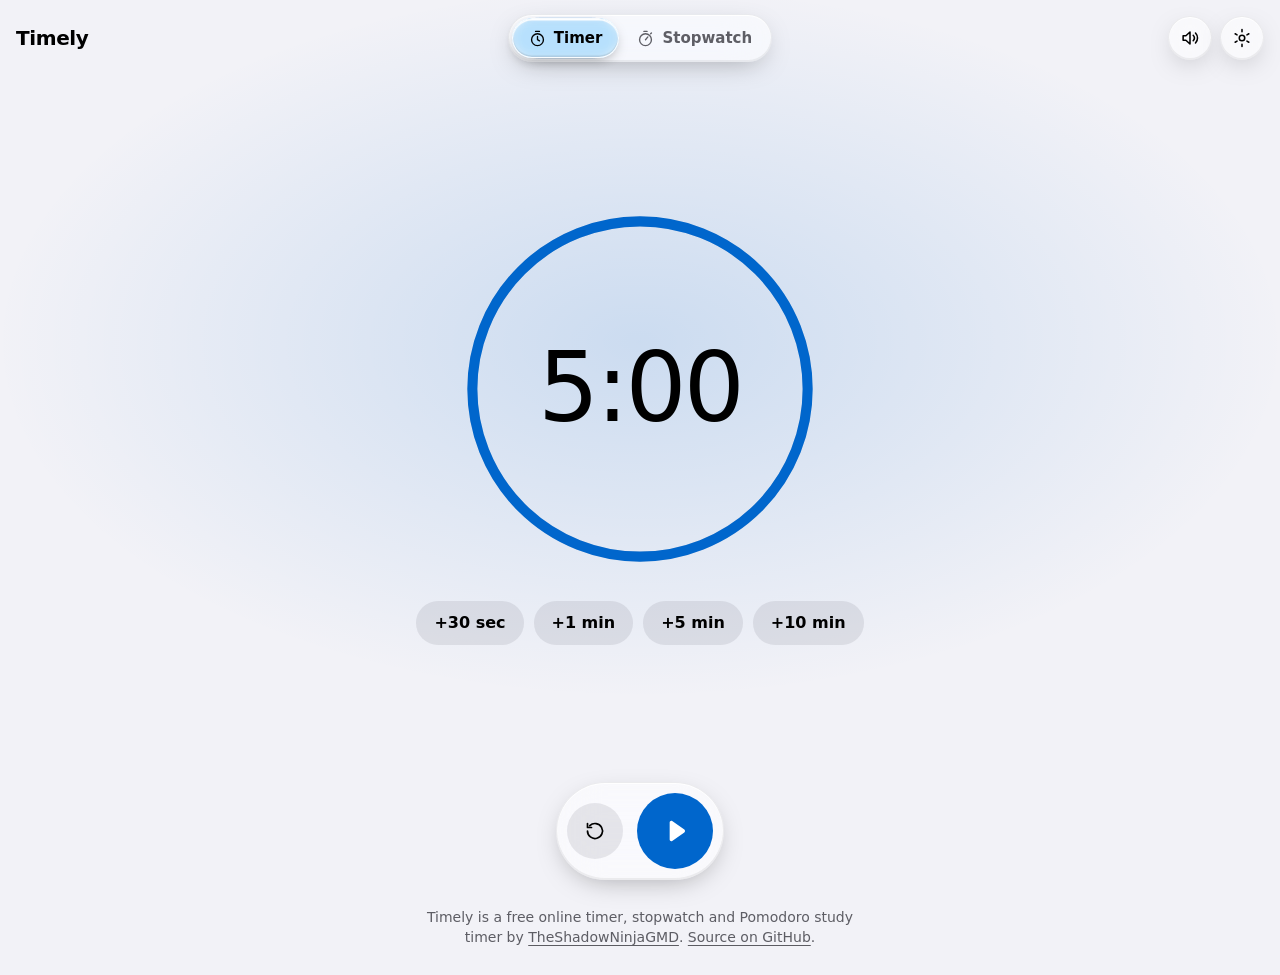
<file: index.html>
<!doctype html>
<html lang="en">
<head>
<meta charset="utf-8">
<meta http-equiv="Content-Security-Policy" content="default-src 'self'; script-src 'self' 'sha256-O4P6lAs36nuGu1Bc8dQcKiPQqcEqpt2mlC1bMLDBEeI='; style-src 'self' 'unsafe-inline'; img-src 'self' data: blob:; media-src 'self' https: blob:; connect-src 'self' data: blob:; font-src 'self' data:; manifest-src 'self'; worker-src 'self'; object-src 'none'; base-uri 'self'; form-action 'none'">
<meta name="viewport" content="width=device-width, initial-scale=1, viewport-fit=cover">
<title>Timely – Free Online Timer, Stopwatch &amp; Pomodoro Timer</title>
<meta name="description" content="Timely is a free, minimal online timer, stopwatch and Pomodoro study timer. Fast, accessible, works offline, with themes and optional ambient focus music. No sign-up.">
<meta name="keywords" content="timely, timely timer, online timer, stopwatch, pomodoro timer, study timer, focus timer, countdown timer, theshadowninja timer">
<meta name="author" content="TheShadowNinjaGMD">
<meta name="robots" content="index, follow, max-image-preview:large">
<link rel="canonical" href="https://theshadowninjagmd.github.io/Timely.app/">

<meta name="color-scheme" content="light dark">
<meta name="theme-color" content="#f2f2f7" media="(prefers-color-scheme: light)">
<meta name="theme-color" content="#000000" media="(prefers-color-scheme: dark)">
<meta name="application-name" content="Timely">
<meta name="apple-mobile-web-app-title" content="Timely">
<meta name="apple-mobile-web-app-capable" content="yes">
<meta name="mobile-web-app-capable" content="yes">
<meta name="apple-mobile-web-app-status-bar-style" content="black-translucent">

<meta property="og:type" content="website">
<meta property="og:site_name" content="Timely">
<meta property="og:title" content="Timely – Free Online Timer, Stopwatch &amp; Pomodoro">
<meta property="og:description" content="A minimal timer, stopwatch and Pomodoro study timer. Fast, accessible and free.">
<meta property="og:url" content="https://theshadowninjagmd.github.io/Timely.app/">
<meta property="og:image" content="https://theshadowninjagmd.github.io/Timely.app/assets/og-image.png">
<meta property="og:image:width" content="1200">
<meta property="og:image:height" content="630">
<meta property="og:image:alt" content="Timely timer app with a blue progress ring showing 25:00">
<meta name="twitter:card" content="summary_large_image">
<meta name="twitter:title" content="Timely – Free Online Timer, Stopwatch &amp; Pomodoro">
<meta name="twitter:description" content="A minimal timer, stopwatch and Pomodoro study timer. Fast, accessible and free.">
<meta name="twitter:image" content="https://theshadowninjagmd.github.io/Timely.app/assets/og-image.png">

<link rel="icon" href="favicon.svg" type="image/svg+xml">
<link rel="icon" href="favicon.ico" sizes="48x48">
<link rel="apple-touch-icon" href="apple-touch-icon.png">
<link rel="manifest" href="manifest.webmanifest">

<!-- Applies the saved theme before first paint so there is no flash. -->
<script>
try{var s=JSON.parse(localStorage.getItem("timely.v2")||"{}"),d=document.documentElement;
if(s.scheme&&s.scheme!=="auto")d.dataset.scheme=s.scheme;
if(s.theme)d.dataset.theme=s.theme;
if(s.style==="standard")d.dataset.style="standard";
if(s.theme==="custom"&&s.custom){d.style.setProperty("--accent",s.custom.accent);d.style.setProperty("--on-accent",s.custom.on)}}catch(e){}
</script>
<link rel="stylesheet" href="style.css">

<script type="application/ld+json">
{
  "@context": "https://schema.org",
  "@type": "WebApplication",
  "name": "Timely",
  "alternateName": ["Timely Timer", "Timely.app"],
  "url": "https://theshadowninjagmd.github.io/Timely.app/",
  "description": "A free, minimal online timer, stopwatch and Pomodoro study timer with themes and optional ambient focus music.",
  "applicationCategory": "ProductivityApplication",
  "operatingSystem": "Any (web browser)",
  "browserRequirements": "Requires JavaScript",
  "image": "https://theshadowninjagmd.github.io/Timely.app/assets/og-image.png",
  "offers": { "@type": "Offer", "price": "0", "priceCurrency": "USD" },
  "author": {
    "@type": "Person",
    "name": "TheShadowNinjaGMD",
    "url": "https://github.com/TheShadowNinjaGMD"
  },
  "sameAs": ["https://github.com/TheShadowNinjaGMD/Timely.app"]
}
</script>
</head>

<body>
<!-- Icon sprite: original rounded outline glyphs in the style of SF Symbols -->
<svg class="sprite" xmlns="http://www.w3.org/2000/svg" aria-hidden="true" focusable="false">
  <defs>
    <filter id="goo" x="-20%" y="-60%" width="140%" height="220%" color-interpolation-filters="sRGB">
      <feGaussianBlur in="SourceGraphic" stdDeviation="6" result="b"/>
      <feColorMatrix in="b" values="1 0 0 0 0  0 1 0 0 0  0 0 1 0 0  0 0 0 22 -10"/>
    </filter>
    <symbol id="i-timer" viewBox="0 0 24 24"><circle cx="12" cy="13.5" r="7.5"/><path d="M12 9.5v4l2.5 1.5M9.5 3h5"/></symbol>
    <symbol id="i-stopwatch" viewBox="0 0 24 24"><circle cx="12" cy="13.5" r="7.5"/><path d="M12 13.5 15 10M10 3h4M18.5 6l1-1"/></symbol>
    <symbol id="i-gear" viewBox="0 0 24 24"><circle cx="12" cy="12" r="3"/><path d="M12 2.8v2.4M12 18.8v2.4M4.5 7.4l2.1 1.2M17.4 15.4l2.1 1.2M4.5 16.6l2.1-1.2M17.4 8.6l2.1-1.2"/></symbol>
    <symbol id="i-play" viewBox="0 0 24 24"><path fill="currentColor" stroke="none" d="M8 5.6c0-1 1.1-1.6 1.9-1.1l9.1 6.4c.7.5.7 1.7 0 2.2l-9.1 6.4c-.8.5-1.9-.1-1.9-1.1z"/></symbol>
    <symbol id="i-pause" viewBox="0 0 24 24"><rect x="6.5" y="4.5" width="3.8" height="15" rx="1.4" fill="currentColor" stroke="none"/><rect x="13.7" y="4.5" width="3.8" height="15" rx="1.4" fill="currentColor" stroke="none"/></symbol>
    <symbol id="i-reset" viewBox="0 0 24 24"><path d="M4.5 12a7.5 7.5 0 1 0 2.3-5.4M4.5 4.5v4h4"/></symbol>
    <symbol id="i-plus" viewBox="0 0 24 24"><path d="M12 6v12M6 12h12"/></symbol>
    <symbol id="i-minus" viewBox="0 0 24 24"><path d="M6 12h12"/></symbol>
    <symbol id="i-flag" viewBox="0 0 24 24"><path d="M6 20.5V4.5M6 5h11l-2.5 3.5L17 12H6"/></symbol>
    <symbol id="i-speaker" viewBox="0 0 24 24"><path d="M4.5 9.5h3l4.5-4v13l-4.5-4h-3zM15.5 9a4.5 4.5 0 0 1 0 6M18 6.5a8 8 0 0 1 0 11"/></symbol>
    <symbol id="i-speaker-off" viewBox="0 0 24 24"><path d="M4.5 9.5h3l4.5-4v13l-4.5-4h-3zM16 9.5l4.5 5M20.5 9.5l-4.5 5"/></symbol>
    <symbol id="i-xmark" viewBox="0 0 24 24"><path d="M6.5 6.5l11 11M17.5 6.5l-11 11"/></symbol>
  </defs>
</svg>

<a class="skip" href="#main">Skip to timer</a>

<!-- #stage is the Liquid Glass root (opt-in, see Settings > Experimental). -->
<div id="stage">
  <div class="backdrop" aria-hidden="true"></div>

  <header class="bar">
    <h1 class="brand">Timely</h1>

    <div class="seg glass" role="tablist" aria-label="Mode">
      <span class="seg-goo" aria-hidden="true"><i class="blob"></i><i class="blob lag"></i></span>
      <span class="seg-lens" aria-hidden="true"></span>
      <button class="seg-btn" role="tab" id="tab-timer" aria-selected="true" aria-controls="timerView" data-mode="timer" type="button">
        <svg class="ic" aria-hidden="true"><use href="#i-timer"/></svg><span>Timer</span>
      </button>
      <button class="seg-btn" role="tab" id="tab-stopwatch" aria-selected="false" aria-controls="stopwatchView" tabindex="-1" data-mode="stopwatch" type="button">
        <svg class="ic" aria-hidden="true"><use href="#i-stopwatch"/></svg><span>Stopwatch</span>
      </button>
    </div>

    <div class="bar-actions">
      <button class="icon-btn glass" id="muteBtn" type="button" aria-pressed="false" aria-label="Sound effects">
        <svg class="ic" aria-hidden="true"><use id="muteUse" href="#i-speaker"/></svg>
      </button>
      <button class="icon-btn glass" id="settingsBtn" type="button" aria-haspopup="dialog" aria-label="Settings">
        <svg class="ic" aria-hidden="true"><use href="#i-gear"/></svg>
      </button>
    </div>
  </header>

  <main id="main" class="main">
    <p class="study-chip glass" id="studyChip" hidden></p>

    <div class="ring" id="ring">
      <svg class="ring-svg" viewBox="0 0 340 340" aria-hidden="true" focusable="false">
        <circle class="ring-bg" cx="170" cy="170" r="150"/>
        <circle class="ring-fg" id="ringFg" cx="170" cy="170" r="150" pathLength="1"/>
      </svg>
      <div class="readout">
        <section id="timerView" role="tabpanel" aria-labelledby="tab-timer">
          <label class="sr" for="timeInput">Timer length, minutes and seconds</label>
          <input id="timeInput" class="time" type="text" inputmode="numeric" autocomplete="off" spellcheck="false" maxlength="8" value="5:00">
        </section>
        <section id="stopwatchView" role="tabpanel" aria-labelledby="tab-stopwatch" hidden>
          <div class="time" id="swTime" role="timer" aria-label="Stopwatch">0:00<span class="sw-cs" id="swCs">.00</span></div>
        </section>
      </div>
    </div>

    <div class="below">
      <ul class="presets" id="presets" aria-label="Quick add"></ul>
      <ol class="lap-list" id="lapList" aria-label="Laps" hidden></ol>
    </div>
  </main>

  <div class="dock glass" id="dock">
    <button class="dock-btn" id="resetBtn" type="button" aria-label="Reset">
      <svg class="ic" aria-hidden="true"><use href="#i-reset"/></svg>
    </button>
    <button class="dock-btn primary" id="playBtn" type="button" aria-label="Start timer">
      <svg class="ic" aria-hidden="true"><use id="playUse" href="#i-play"/></svg>
    </button>
    <button class="dock-btn" id="lapBtn" type="button" aria-label="Record lap" disabled hidden>
      <svg class="ic" aria-hidden="true"><use href="#i-flag"/></svg>
    </button>
  </div>
</div>

<div class="toast glass" id="toast" role="status" aria-live="polite" aria-atomic="true"></div>
<div class="sr" id="announce" role="status" aria-live="polite"></div>

<!-- Settings sheet (native dialog: focus trap, Esc to close, inert background) -->
<dialog id="settings" class="sheet" aria-labelledby="settingsTitle">
  <div class="sheet-inner">
    <header class="sheet-head">
      <h2 id="settingsTitle">Settings</h2>
      <button class="icon-btn" id="settingsClose" type="button" aria-label="Close settings">
        <svg class="ic" aria-hidden="true"><use href="#i-xmark"/></svg>
      </button>
    </header>

    <div class="sheet-body">
      <fieldset class="group">
        <legend>Appearance</legend>
        <div class="seg seg-wide" role="radiogroup" aria-label="Color scheme">
          <label><input type="radio" name="scheme" value="auto" checked><span>Auto</span></label>
          <label><input type="radio" name="scheme" value="light"><span>Light</span></label>
          <label><input type="radio" name="scheme" value="dark"><span>Dark</span></label>
        </div>
        <div class="card spaced">
          <label class="row"><span class="row-text"><strong>Liquid Glass style</strong><small>Draggable, gooey glass thumb on the Timer / Stopwatch switcher</small></span>
            <input class="switch" type="checkbox" role="switch" id="liquidStyle" checked></label>
        </div>
      </fieldset>

      <fieldset class="group">
        <legend>Accent color</legend>
        <div class="swatches" id="swatches" role="radiogroup" aria-label="Accent color"></div>

        <div class="custom" id="customBox" hidden>
          <div class="field"><label for="hue">Hue</label><input id="hue" type="range" min="0" max="360" value="211"></div>
          <div class="field"><label for="sat">Saturation</label><input id="sat" type="range" min="0" max="100" value="96"></div>
          <div class="field"><label for="val">Brightness</label><input id="val" type="range" min="0" max="100" value="100"></div>
          <dl class="readouts">
            <div><dt>HEX</dt><dd id="o-hex"></dd></div>
            <div><dt>RGB</dt><dd id="o-rgb"></dd></div>
            <div><dt>HSL</dt><dd id="o-hsl"></dd></div>
            <div><dt>HSV</dt><dd id="o-hsv"></dd></div>
            <div><dt>CMYK</dt><dd id="o-cmyk"></dd></div>
          </dl>
        </div>
      </fieldset>

      <fieldset class="group">
        <legend>Sound</legend>
        <div class="card">
        <label class="row"><span class="row-text"><strong>Sound effects</strong><small>Clicks and the completion chime</small></span>
          <input class="switch" type="checkbox" role="switch" id="soundToggle" checked></label>
        <div class="field"><label for="volSlider">Volume <output id="volText" for="volSlider">80%</output></label>
          <input id="volSlider" type="range" min="0" max="100" value="80"></div>
        <label class="row"><span class="row-text"><strong>Ambient music</strong><small>Downloads only when you turn it on</small></span>
          <input class="switch" type="checkbox" role="switch" id="musicToggle"></label>
        <div class="field" id="musicBox" hidden><label for="musicSlider">Music volume <output id="musicText" for="musicSlider">40%</output></label>
          <input id="musicSlider" type="range" min="0" max="100" value="40"></div>
        <div class="field">
          <label for="audioUrlInput">Your own audio (https link)</label>
          <div class="inline">
            <input id="audioUrlInput" type="url" inputmode="url" placeholder="https://example.com/audio.mp3" autocomplete="off">
            <button class="btn" id="audioPlay" type="button">Play</button>
          </div>
          <p class="hint" id="audioUrlStatus" role="status"></p>
        </div>
        </div>
      </fieldset>

      <fieldset class="group">
        <legend>Study mode</legend>
        <div class="card">
        <label class="row"><span class="row-text"><strong>Pomodoro</strong><small>25 minutes focus, 5 minutes break</small></span>
          <input class="switch" type="checkbox" role="switch" id="studyToggle"></label>
        <label class="row"><span class="row-text"><strong>Start breaks automatically</strong></span>
          <input class="switch" type="checkbox" role="switch" id="autoBreak" checked></label>
        <label class="row"><span class="row-text"><strong>Play music while studying</strong><small>Needs ambient music turned on</small></span>
          <input class="switch" type="checkbox" role="switch" id="studyMusicToggle"></label>
        </div>
      </fieldset>

      <fieldset class="group">
        <legend>Experimental</legend>
        <div class="card">
        <label class="row"><span class="row-text"><strong>Liquid Glass refraction</strong><small>WebGL glass on the control dock. Uses more battery.</small></span>
          <input class="switch" type="checkbox" role="switch" id="liquidToggle"></label>
        </div>
      </fieldset>

      <p class="hint keys"><kbd>Space</kbd> start or pause &nbsp; <kbd>R</kbd> reset &nbsp; <kbd>L</kbd> lap &nbsp; <kbd>M</kbd> switch mode</p>
    </div>

    <footer class="sheet-foot">
      <button class="btn" id="resetSettings" type="button">Reset to defaults</button>
      <button class="btn primary" id="settingsDone" type="button">Done</button>
    </footer>
  </div>
</dialog>

<footer class="site-foot">
  <p>Timely is a free online timer, stopwatch and Pomodoro study timer by <a href="https://github.com/TheShadowNinjaGMD">TheShadowNinjaGMD</a>. <a href="https://github.com/TheShadowNinjaGMD/Timely.app">Source on GitHub</a>.</p>
</footer>

<noscript><p class="noscript">Timely needs JavaScript to run the timer. Please enable JavaScript and reload.</p></noscript>

<script src="script.js" defer></script>
</body>
</html>
</file>
<file: style.css>
/* Timely – minimal, Apple-style UI with Liquid Glass surfaces.
   System font stack only (SF Pro on Apple devices), no web fonts. */

:root {
  color-scheme: light dark;

  --font: -apple-system, BlinkMacSystemFont, "SF Pro Text", "SF Pro Display", system-ui, "Segoe UI", Roboto, sans-serif;
  --font-num: -apple-system, BlinkMacSystemFont, "SF Pro Display", system-ui, "Segoe UI", Roboto, sans-serif;

  --bg: light-dark(#f2f2f7, #000);
  --label: light-dark(#000, #fff);
  --label-2: light-dark(rgba(60, 60, 67, .82), rgba(235, 235, 245, .68));
  --fill: light-dark(rgba(120, 120, 128, .16), rgba(120, 120, 128, .32));
  --sheet: light-dark(rgba(246, 246, 250, .86), rgba(28, 28, 30, .86));
  --solid: light-dark(#fff, #1c1c1e);

  --glass: light-dark(rgba(255, 255, 255, .55), rgba(44, 44, 46, .5));
  --glass-hi: light-dark(rgba(255, 255, 255, .9), rgba(255, 255, 255, .2));
  --glass-lo: light-dark(rgba(0, 0, 0, .06), rgba(0, 0, 0, .5));
  --glass-edge: light-dark(rgba(0, 0, 0, .06), rgba(255, 255, 255, .1));

  --accent: light-dark(#0066cc, #0a84ff);
  --on-accent: light-dark(#fff, #000);

  --ease: cubic-bezier(.32, .72, 0, 1);
}
:root[data-scheme="light"] { color-scheme: light; }
:root[data-scheme="dark"] { color-scheme: dark; }

/* Accent themes. Bright colors flip their label color for contrast. */
[data-theme="ocean"]     { --accent: light-dark(#0066cc, #0a84ff); --on-accent: light-dark(#fff, #000); }
[data-theme="sunset"]    { --accent: light-dark(#c2410c, #ff8a4c); --on-accent: light-dark(#fff, #1a0b00); }
[data-theme="forest"]    { --accent: light-dark(#1a7f37, #30d158); --on-accent: light-dark(#fff, #001a07); }
[data-theme="lavender"]  { --accent: light-dark(#8944c9, #c58cf5); --on-accent: light-dark(#fff, #14001f); }
[data-theme="midnight"]  { --accent: light-dark(#5856d6, #7d7aff); --on-accent: light-dark(#fff, #0b0a2a); }
[data-theme="rose"]      { --accent: light-dark(#d6336c, #ff6b9d); --on-accent: light-dark(#fff, #25000f); }
[data-theme="candy"]     { --accent: light-dark(#c026d3, #f083f5); --on-accent: light-dark(#fff, #26002a); }
[data-theme="gold"]      { --accent: light-dark(#946b00, #ffd60a); --on-accent: light-dark(#fff, #1f1700); }
[data-theme="slate"]     { --accent: light-dark(#636366, #98989d); --on-accent: light-dark(#fff, #000); }
[data-theme="cherry"]    { --accent: light-dark(#c8102e, #ff453a); --on-accent: light-dark(#fff, #1a0000); }
[data-theme="mint"]      { --accent: light-dark(#00796b, #63e6be); --on-accent: light-dark(#fff, #00201a); }
[data-theme="tangerine"] { --accent: light-dark(#c4500a, #ffa94d); --on-accent: light-dark(#fff, #1f0f00); }
[data-theme="nebula"]    { --accent: light-dark(#6741d9, #a78bfa); --on-accent: light-dark(#fff, #12082e); }
[data-theme="autumn"]    { --accent: light-dark(#b5541c, #f2a65a); --on-accent: light-dark(#fff, #1f1000); }
[data-theme="arctic"]    { --accent: light-dark(#0b7fa8, #7dd3f0); --on-accent: light-dark(#fff, #00131c); }
[data-theme="neon"]      { --accent: light-dark(#007a4d, #3dff9a); --on-accent: light-dark(#fff, #00170b); }
[data-theme="coffee"]    { --accent: light-dark(#8b5e3c, #c9a27e); --on-accent: light-dark(#fff, #1c1208); }
[data-theme="plum"]      { --accent: light-dark(#8e3b7f, #d98bc9); --on-accent: light-dark(#fff, #220a1d); }
[data-theme="coral"]     { --accent: light-dark(#c93a31, #ff8a80); --on-accent: light-dark(#fff, #2a0504); }

*, *::before, *::after { box-sizing: border-box; }
html { -webkit-text-size-adjust: 100%; text-size-adjust: 100%; }
body {
  margin: 0;
  font: 400 17px/1.4 var(--font);
  color: var(--label);
  background: var(--bg);
  -webkit-font-smoothing: antialiased;
}
button, input { font: inherit; color: inherit; }
button { -webkit-tap-highlight-color: transparent; cursor: pointer; }
[hidden] { display: none !important; }

.sprite { position: absolute; width: 0; height: 0; overflow: hidden; }
.ic { width: 22px; height: 22px; flex: none; fill: none; stroke: currentColor; stroke-width: 1.7; stroke-linecap: round; stroke-linejoin: round; }

.sr {
  position: absolute; width: 1px; height: 1px; margin: -1px; padding: 0;
  overflow: hidden; clip-path: inset(50%); white-space: nowrap; border: 0;
}
.skip {
  position: absolute; left: 12px; top: -60px; z-index: 100;
  padding: 10px 16px; border-radius: 999px;
  background: var(--accent); color: var(--on-accent); text-decoration: none; font-weight: 600;
}
.skip:focus { top: max(12px, env(safe-area-inset-top)); }

:focus-visible { outline: 3px solid color-mix(in srgb, var(--accent) 80%, var(--label)); outline-offset: 2px; }

/* Liquid Glass surface (CSS version: translucent, blurred, specular edge) */
.glass {
  background: var(--glass);
  -webkit-backdrop-filter: blur(22px) saturate(1.8);
  backdrop-filter: blur(22px) saturate(1.8);
  border: .5px solid var(--glass-edge);
  box-shadow:
    inset 0 1px .5px var(--glass-hi),
    inset 0 -1px .5px var(--glass-lo),
    0 8px 28px -10px rgba(0, 0, 0, .35);
}
@supports not ((backdrop-filter: blur(1px)) or (-webkit-backdrop-filter: blur(1px))) {
  .glass { background: var(--solid); }
}
@media (prefers-reduced-transparency: reduce) {
  .glass, .sheet { background: var(--solid); -webkit-backdrop-filter: none; backdrop-filter: none; }
}
@media (forced-colors: active) {
  .glass { border: 1px solid CanvasText; background: Canvas; }
}

/* Layout */
#stage {
  position: relative;
  isolation: isolate;
  min-height: 100vh;
  min-height: 100svh;
  display: grid;
  grid-template-rows: auto 1fr auto;
  padding: env(safe-area-inset-top) env(safe-area-inset-right) env(safe-area-inset-bottom) env(safe-area-inset-left);
}
.backdrop {
  position: absolute; inset: 0; z-index: -1;
  background:
    radial-gradient(70% 55% at 50% 38%, color-mix(in srgb, var(--accent) 16%, transparent), transparent 72%),
    var(--bg);
}

.bar {
  display: grid;
  grid-template-columns: 1fr auto 1fr;
  align-items: center;
  gap: 12px;
  padding: 14px 16px 0;
}
.brand { margin: 0; font-size: 20px; font-weight: 700; letter-spacing: -.02em; justify-self: start; }
.bar-actions { display: flex; gap: 8px; justify-self: end; }

.icon-btn {
  display: grid; place-items: center;
  width: 44px; height: 44px; padding: 0; border-radius: 50%;
  color: var(--label); background: transparent; border: 0;
  transition: transform .2s var(--ease), background-color .2s;
}
.icon-btn.glass { border: .5px solid var(--glass-edge); background: var(--glass); }
.icon-btn:active { transform: scale(.94); }

/* Segmented control */
.seg { display: inline-flex; padding: 3px; border-radius: 999px; gap: 2px; }
.seg-btn {
  display: inline-flex; align-items: center; gap: 7px;
  min-height: 40px; padding: 0 16px; border: 0; border-radius: 999px;
  background: transparent; color: var(--label-2); font-weight: 600; font-size: 15px;
  transition: background-color .25s var(--ease), color .25s;
}
.seg-btn .ic { width: 19px; height: 19px; }
.seg-btn[aria-selected="true"] { background: transparent; color: var(--label); }
.seg-btn { position: relative; z-index: 2; }

/* Liquid switcher: a draggable glass lens over a gooey accent blob.
   Position comes from --x / --w (set by script.js); --sx is velocity stretch, --p is the press magnify. */
.seg[role="tablist"] { position: relative; isolation: isolate; touch-action: none; user-select: none; -webkit-user-select: none; cursor: grab; --p: 1; }
.seg[role="tablist"].dragging { cursor: grabbing; }
.seg-goo { position: absolute; inset: 0; z-index: 0; filter: url(#goo); opacity: .42; pointer-events: none; }
.blob {
  position: absolute; top: 3px; bottom: 3px; left: 0; width: var(--w, 0px);
  border-radius: 999px; background: var(--accent);
  transform: translateX(var(--x, 0px));
  transition: transform .42s cubic-bezier(.3, 1.3, .5, 1), width .3s var(--ease);
}
.blob.lag { transform: translateX(var(--x, 0px)); transition: transform .8s cubic-bezier(.25, 1.2, .5, 1), width .4s var(--ease); }
.seg.dragging .blob { transition: none; }
.seg.dragging .blob.lag { transition: transform .26s ease-out; }
.seg-lens {
  position: absolute; z-index: 1; top: 3px; bottom: 3px; left: 0; width: var(--w, 0px);
  border-radius: 999px; pointer-events: none;
  transform: translateX(var(--x, 0px));
  scale: calc(var(--sx, 1) * var(--p, 1)) var(--p, 1);
  background: light-dark(rgba(255, 255, 255, .55), rgba(255, 255, 255, .15));
  -webkit-backdrop-filter: blur(5px) saturate(1.7) brightness(1.08);
  backdrop-filter: blur(5px) saturate(1.7) brightness(1.08);
  border: .5px solid light-dark(rgba(255, 255, 255, .9), rgba(255, 255, 255, .35));
  box-shadow:
    inset 0 1.5px 1px light-dark(#fff, rgba(255, 255, 255, .55)),
    inset 0 -1.5px 1px light-dark(rgba(0, 0, 0, .1), rgba(0, 0, 0, .35)),
    0 5px 14px -5px rgba(0, 0, 0, .4);
  transition: transform .42s cubic-bezier(.3, 1.3, .5, 1), width .3s var(--ease), scale .28s var(--ease), box-shadow .28s;
}
.seg.pressed { --p: 1.12; }
.seg.pressed .seg-lens { box-shadow: inset 0 1.5px 1px light-dark(#fff, rgba(255, 255, 255, .6)), inset 0 -1.5px 1px light-dark(rgba(0, 0, 0, .1), rgba(0, 0, 0, .35)), 0 12px 26px -6px rgba(0, 0, 0, .5); }
.seg.dragging .seg-lens { transition: scale .28s var(--ease), box-shadow .28s; }
.seg.no-anim .seg-lens, .seg.no-anim .blob { transition: none !important; }
@media (prefers-reduced-transparency: reduce) { .seg-lens { background: var(--solid); -webkit-backdrop-filter: none; backdrop-filter: none; } .seg-goo { opacity: .25; } }
@media (forced-colors: active) { .seg-goo { display: none; } .seg-lens { border: 2px solid Highlight; } }

/* Standard style: the previous solid accent pill, no lens or goo */
:root[data-style="standard"] .seg-goo, :root[data-style="standard"] .seg-lens { display: none; }
:root[data-style="standard"] .seg[role="tablist"] { cursor: auto; touch-action: auto; }
:root[data-style="standard"] .seg-btn[aria-selected="true"] { background: var(--accent); color: var(--on-accent); }

/* Main */
.main {
  display: flex; flex-direction: column; align-items: center; justify-content: center;
  gap: 22px; padding: 12px 20px; min-height: 0;
}
.study-chip {
  margin: 0; padding: 7px 16px; border-radius: 999px;
  font-size: 15px; font-weight: 600; color: var(--label);
}

.ring { position: relative; width: clamp(240px, 62vmin, 380px); aspect-ratio: 1; }
.ring-svg { position: absolute; inset: 0; width: 100%; height: 100%; transform: rotate(-90deg); }
.ring-bg, .ring-fg { fill: none; stroke-width: 9; }
.ring-bg { stroke: var(--fill); }
.ring-fg { stroke: var(--accent); stroke-linecap: round; stroke-dasharray: 1 1; stroke-dashoffset: 0; }
.ring.empty .ring-fg { opacity: 0; }

.readout { position: absolute; inset: 0; display: grid; place-items: center; }
.readout section { width: 100%; text-align: center; }
.time {
  display: block; width: 78%; margin: 0 auto; padding: 0;
  border: 0; background: transparent; text-align: center;
  font: 300 clamp(54px, 15vmin, 96px)/1.1 var(--font-num);
  letter-spacing: -.03em;
  font-variant-numeric: tabular-nums;
  color: var(--label);
}
input.time { border-radius: 12px; }
input.time:focus-visible { outline-offset: 4px; }
.sw-cs { font-size: .4em; color: var(--label-2); letter-spacing: 0; margin-left: .05em; }

.below { display: flex; flex-direction: column; align-items: center; gap: 14px; width: 100%; }
.presets { display: flex; flex-wrap: wrap; justify-content: center; gap: 10px; margin: 0; padding: 0; list-style: none; }
.pill {
  min-height: 44px; min-width: 64px; padding: 0 18px; border-radius: 999px;
  font-size: 16px; font-weight: 600; font-variant-numeric: tabular-nums;
  color: var(--label); background: var(--fill); border: 0;
  transition: transform .2s var(--ease), background-color .2s;
}
.pill:active { transform: scale(.95); }
.pill:disabled { opacity: .4; cursor: default; }

.lap-list {
  list-style: none; margin: 0; padding: 0; width: min(380px, 100%);
  max-height: 26svh; overflow-y: auto; overscroll-behavior: contain;
}
.lap-list li {
  display: grid; grid-template-columns: 1fr auto auto; gap: 16px; align-items: baseline;
  padding: 9px 4px; border-bottom: .5px solid var(--fill); font-variant-numeric: tabular-nums; font-size: 16px;
}
.lap-list .lap-n { color: var(--label-2); }
.lap-list .lap-total { color: var(--label-2); min-width: 5.5em; text-align: right; }

/* Control dock */
.dock {
  justify-self: center; margin: 0 16px 20px;
  display: flex; align-items: center; gap: 14px;
  padding: 10px; border-radius: 999px;
}
.dock-btn {
  display: grid; place-items: center;
  width: 56px; height: 56px; padding: 0; border: 0; border-radius: 50%;
  background: var(--fill); color: var(--label);
  transition: transform .2s var(--ease), background-color .2s, opacity .2s;
}
.dock-btn .ic { width: 24px; height: 24px; }
.dock-btn.primary { width: 76px; height: 76px; background: var(--accent); color: var(--on-accent); }
.dock-btn.primary .ic { width: 32px; height: 32px; }
.dock-btn:active { transform: scale(.93); }
.dock-btn:disabled { opacity: .4; cursor: default; }
.dock.lg { background: transparent; -webkit-backdrop-filter: none; backdrop-filter: none; border-color: transparent; box-shadow: none; }

/* Toast */
.toast {
  position: fixed; left: 50%; top: calc(env(safe-area-inset-top) + 70px); z-index: 50;
  transform: translate(-50%, -12px); opacity: 0; visibility: hidden;
  padding: 11px 20px; border-radius: 999px; font-weight: 600; font-size: 16px;
  transition: opacity .3s var(--ease), transform .3s var(--ease), visibility 0s .3s;
  max-width: calc(100vw - 32px); text-align: center;
}
.toast.show { opacity: 1; visibility: visible; transform: translate(-50%, 0); transition-delay: 0s; }

/* Footer text (also helps search engines understand the page) */
.site-foot { padding: 8px 20px 28px; text-align: center; font-size: 14px; color: var(--label-2); }
.site-foot p { margin: 0 auto; max-width: 52ch; }
.site-foot a { color: inherit; text-underline-offset: 3px; }
.noscript { margin: 0; padding: 16px; text-align: center; }

/* Settings sheet */
.sheet {
  width: min(460px, calc(100% - 24px)); max-height: min(88vh, 780px); max-height: min(88dvh, 780px);
  padding: 0; border: .5px solid var(--glass-edge); border-radius: 30px;
  background: var(--sheet); color: var(--label);
  -webkit-backdrop-filter: blur(40px) saturate(1.8); backdrop-filter: blur(40px) saturate(1.8);
  box-shadow: inset 0 1px .5px var(--glass-hi), 0 30px 80px -20px rgba(0, 0, 0, .5);
  overflow: hidden;
}
.sheet::backdrop { background: rgba(0, 0, 0, .35); }
.sheet[open] { display: block; animation: sheet-in .35s var(--ease); }
@keyframes sheet-in { from { opacity: 0; transform: translateY(24px) scale(.98); } }
.sheet-inner { display: flex; flex-direction: column; max-height: inherit; }
.sheet-head { display: flex; align-items: center; justify-content: space-between; padding: 18px 20px 8px 24px; }
.sheet-head h2 { margin: 0; font-size: 22px; letter-spacing: -.02em; }
.sheet-body { overflow-y: auto; overscroll-behavior: contain; padding: 4px 20px 12px; }
.sheet-foot { display: flex; justify-content: space-between; gap: 12px; padding: 12px 20px calc(16px + env(safe-area-inset-bottom)); border-top: .5px solid var(--fill); }

.group { margin: 0 0 18px; padding: 0; border: 0; min-width: 0; }
.group legend { padding: 0 4px 8px; font-size: 14px; font-weight: 600; color: var(--label-2); }
.card { background: var(--fill); border-radius: 18px; overflow: hidden; }
.card.spaced { margin-top: 10px; }
.card > * + * { border-top: .5px solid var(--glass-edge); }

.row {
  display: flex; align-items: center; justify-content: space-between; gap: 16px;
  padding: 11px 16px; min-height: 52px; cursor: pointer;
}
.row-text { display: flex; flex-direction: column; min-width: 0; }
.row-text strong { font-weight: 500; }
.row-text small { font-size: 14px; color: var(--label-2); }

.switch {
  appearance: none; -webkit-appearance: none; flex: none; position: relative;
  width: 51px; height: 31px; margin: 0; border-radius: 999px;
  background: light-dark(rgba(120, 120, 128, .32), rgba(120, 120, 128, .5));
  transition: background-color .25s var(--ease); cursor: pointer;
}
.switch::after {
  content: ""; position: absolute; top: 2px; left: 2px; width: 27px; height: 27px; border-radius: 50%;
  background: #fff; box-shadow: 0 2px 6px rgba(0, 0, 0, .3); transition: transform .25s var(--ease);
}
.switch:checked { background: var(--accent); }
.switch:checked::after { transform: translateX(20px); }
@media (forced-colors: active) { .switch { border: 1px solid CanvasText; } .switch:checked { background: Highlight; } }

.field { display: flex; flex-direction: column; gap: 8px; padding: 12px 16px; }
.field > label { display: flex; justify-content: space-between; font-size: 15px; }
.field output { color: var(--label-2); font-variant-numeric: tabular-nums; }
input[type="range"] { width: 100%; height: 28px; margin: 0; accent-color: var(--accent); }
.inline { display: flex; gap: 8px; }
input[type="url"] {
  flex: 1; min-width: 0; min-height: 44px; padding: 0 14px; border-radius: 12px; border: .5px solid var(--glass-edge);
  background: var(--solid); font-size: 16px;
}
.hint { margin: 0; font-size: 14px; color: var(--label-2); }
.hint:empty { display: none; }
.hint.keys { padding: 0 4px 6px; }
kbd { padding: 1px 7px; border-radius: 6px; background: var(--fill); font: 500 13px var(--font); }
.field > .hint { margin-top: -2px; }

.btn {
  min-height: 44px; padding: 0 20px; border: 0; border-radius: 999px;
  background: var(--fill); font-weight: 600; font-size: 16px;
  transition: transform .2s var(--ease);
}
.btn.primary { background: var(--accent); color: var(--on-accent); }
.btn:active { transform: scale(.96); }

.seg-wide { display: flex; padding: 3px; border-radius: 14px; gap: 0; background: var(--fill); }
.seg-wide label { flex: 1; position: relative; }
.seg-wide input { position: absolute; inset: 0; opacity: 0; margin: 0; cursor: pointer; }
.seg-wide span {
  display: grid; place-items: center; min-height: 40px; border-radius: 11px;
  font-weight: 600; font-size: 15px; transition: background-color .25s var(--ease);
}
.seg-wide input:checked + span { background: var(--solid); box-shadow: 0 1px 4px rgba(0, 0, 0, .18); }
.seg-wide input:focus-visible + span { outline: 3px solid color-mix(in srgb, var(--accent) 80%, var(--label)); outline-offset: 1px; }

.swatches { display: grid; grid-template-columns: repeat(auto-fill, minmax(44px, 1fr)); gap: 6px; padding: 12px; border-radius: 18px; background: var(--fill); }
.swatch { position: relative; display: grid; place-items: center; height: 44px; }
.swatch input { position: absolute; inset: 0; opacity: 0; margin: 0; cursor: pointer; }
.swatch i {
  width: 30px; height: 30px; border-radius: 50%; background: var(--accent);
  box-shadow: inset 0 0 0 .5px rgba(0, 0, 0, .15); transition: transform .2s var(--ease);
}
.swatch.is-custom i { background: conic-gradient(#ff3b30, #ffcc00, #34c759, #5ac8fa, #007aff, #af52de, #ff3b30); }
.swatch input:checked + i { box-shadow: 0 0 0 2.5px var(--solid), 0 0 0 5px var(--label); transform: scale(.92); }
.swatch input:focus-visible + i { outline: 3px solid color-mix(in srgb, var(--accent) 80%, var(--label)); outline-offset: 5px; }

.custom { margin-top: 8px; border-radius: 18px; padding: 4px 0 12px; background: var(--fill); }
.readouts { display: grid; grid-template-columns: 1fr 1fr; gap: 8px 16px; margin: 4px 16px 0; font-size: 14px; }
.readouts div { display: flex; justify-content: space-between; gap: 8px; }
.readouts dt { color: var(--label-2); }
.readouts dd { margin: 0; font-variant-numeric: tabular-nums; user-select: all; text-align: right; }

/* Small screens */
@media (max-width: 599px) {
  .bar { grid-template-columns: 1fr auto; padding: 10px 12px 0; }
  .brand { position: absolute; width: 1px; height: 1px; overflow: hidden; clip-path: inset(50%); }
  .seg-btn { padding: 0 13px; }
  .sheet { margin-bottom: max(12px, env(safe-area-inset-bottom)); }
}
@media (max-width: 440px) { .presets { gap: 8px; } .pill { min-width: 0; padding: 0 13px; font-size: 15px; } }
@media (max-width: 360px) { .seg-btn span { display: none; } .seg-btn { padding: 0 14px; } }
@media (max-height: 560px) and (orientation: landscape) {
  .ring { width: clamp(180px, 52vh, 300px); }
  .main { flex-direction: row; gap: 28px; }
  .dock { margin-bottom: 10px; }
}

@media (prefers-reduced-motion: reduce) {
  *, *::before, *::after { animation: none !important; transition-duration: .01ms !important; transition-delay: 0s !important; }
}
@media (hover: hover) {
  .pill:hover, .btn:hover { background-color: color-mix(in srgb, var(--fill) 70%, var(--label) 10%); }
  .btn.primary:hover, .dock-btn.primary:hover, .seg-btn[aria-selected="true"]:hover { filter: brightness(1.06); }
  .dock-btn:hover:not(.primary):not(:disabled), .icon-btn:hover { background-color: color-mix(in srgb, var(--fill) 70%, var(--label) 12%); }
}
</file>
